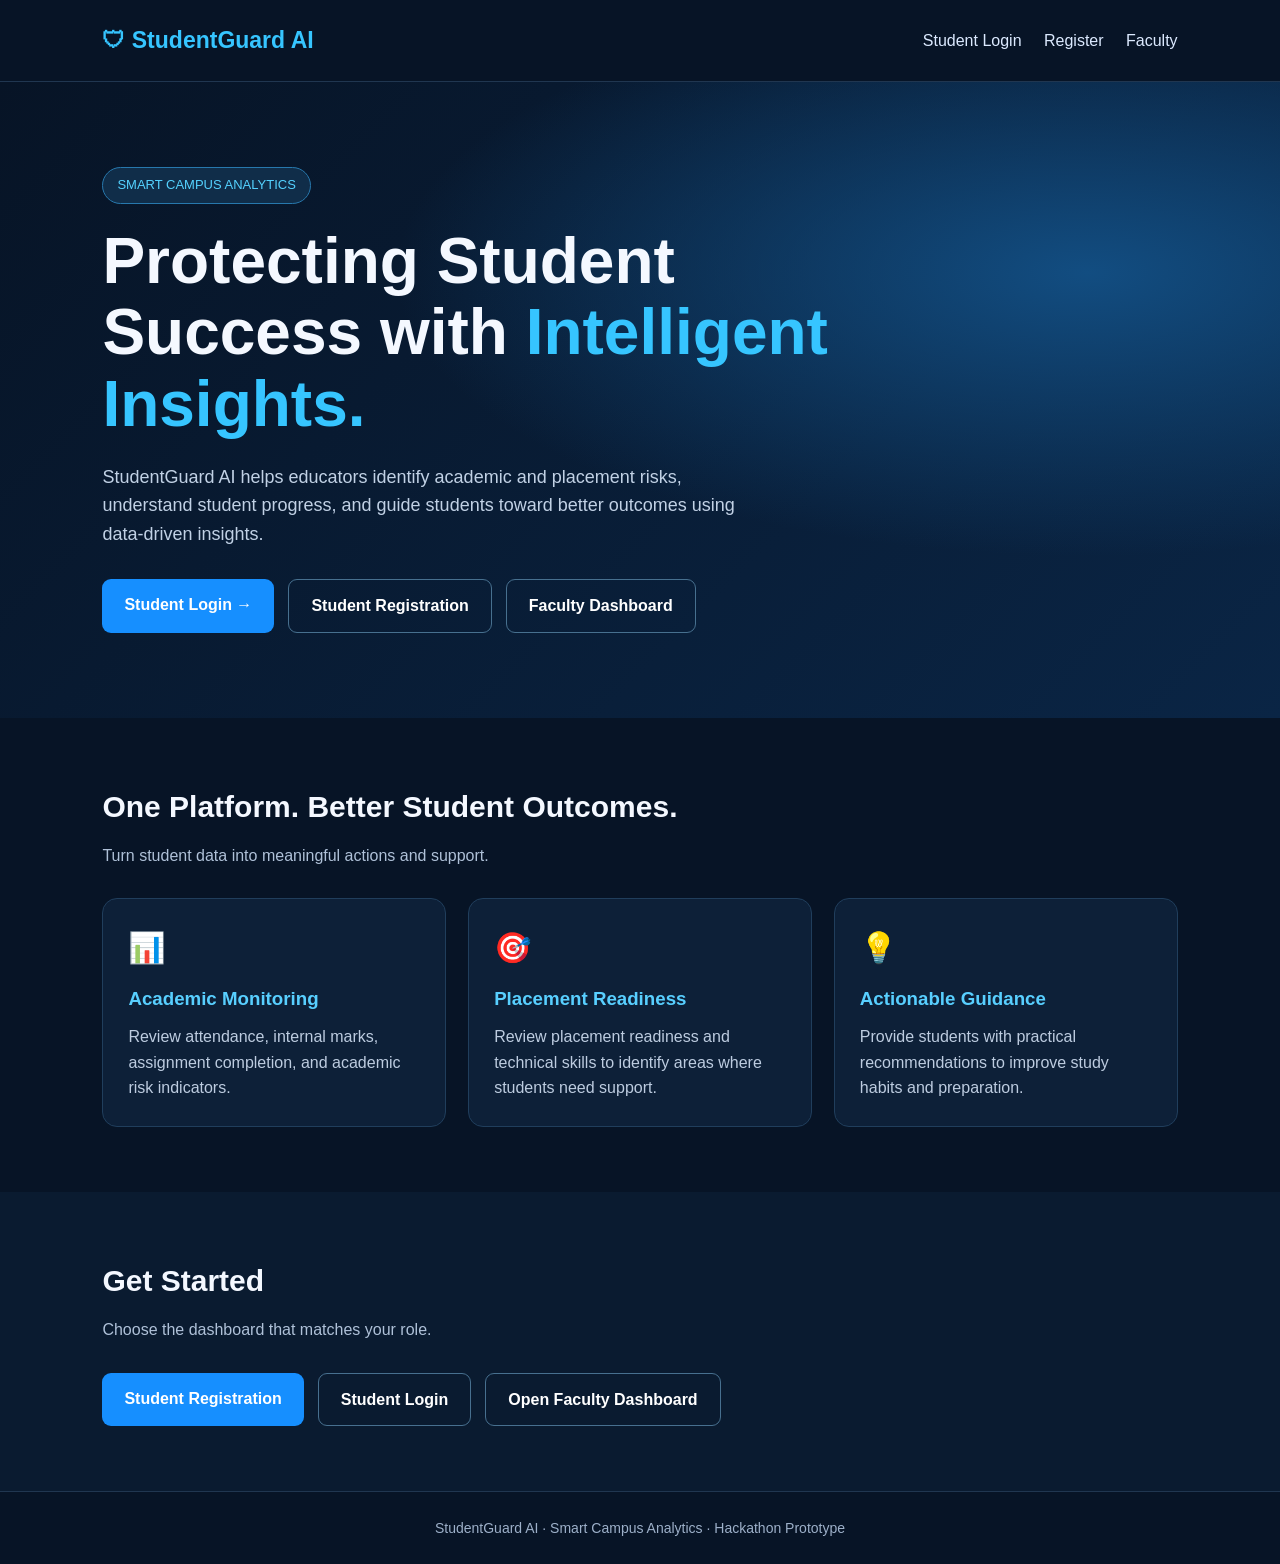
<file: frontend/index.html>
<!DOCTYPE html>
<html lang="en">
<head>
    <meta charset="UTF-8">
    <meta name="viewport" content="width=device-width, initial-scale=1.0">
    <title>StudentGuard AI | Smart Campus Analytics</title>

    <style>
        * {
            box-sizing: border-box;
            margin: 0;
            padding: 0;
        }

        body {
            font-family: Arial, sans-serif;
            color: #f4f8ff;
            background: #071426;
            line-height: 1.6;
        }

        nav {
            display: flex;
            justify-content: space-between;
            align-items: center;
            gap: 16px;
            padding: 22px 8%;
            border-bottom: 1px solid #203650;
        }

        .logo {
            font-size: 23px;
            font-weight: bold;
            color: #36c5ff;
        }

        nav a {
            color: #dceaff;
            text-decoration: none;
            margin-left: 18px;
        }

        .hero {
            min-height: 500px;
            padding: 85px 8%;
            display: flex;
            align-items: center;
            background:
                radial-gradient(ellipse at 85% 30%, #124d81 0%, transparent 45%),
                linear-gradient(135deg, #071426, #0a2545);
        }

        .hero-content {
            max-width: 760px;
        }

        .tag {
            display: inline-block;
            color: #54d2ff;
            border: 1px solid #2778ad;
            background: #102d49;
            padding: 7px 14px;
            border-radius: 30px;
            font-size: 13px;
            margin-bottom: 22px;
        }

        h1 {
            font-size: clamp(38px, 6vw, 64px);
            line-height: 1.12;
            margin-bottom: 22px;
        }

        h1 span {
            color: #36c5ff;
        }

        .hero p {
            max-width: 650px;
            color: #c1d1e5;
            font-size: 18px;
            margin-bottom: 30px;
        }

        .actions {
            display: flex;
            gap: 14px;
            flex-wrap: wrap;
        }

        .btn {
            display: inline-block;
            padding: 13px 22px;
            border-radius: 9px;
            text-decoration: none;
            font-weight: bold;
            transition: 0.2s;
        }

        .primary {
            background: #168fff;
            color: white;
        }

        .secondary {
            color: white;
            border: 1px solid #47708f;
        }

        .btn:hover {
            transform: translateY(-2px);
            opacity: 0.88;
        }

        .section {
            padding: 65px 8%;
        }

        .section h2 {
            font-size: 30px;
            margin-bottom: 12px;
        }

        .section-intro {
            color: #afc1d8;
            margin-bottom: 30px;
        }

        .features {
            display: grid;
            grid-template-columns: repeat(3, minmax(0, 1fr));
            gap: 22px;
        }

        .card {
            padding: 25px;
            background: #0d2038;
            border: 1px solid #203e5c;
            border-radius: 15px;
        }

        .card .icon {
            font-size: 30px;
            margin-bottom: 12px;
        }

        .card h3 {
            color: #58cfff;
            margin-bottom: 10px;
        }

        .card p {
            color: #bdcce0;
        }

        .access {
            background: #0a1b30;
        }

        footer {
            padding: 25px 8%;
            text-align: center;
            color: #9db0c9;
            border-top: 1px solid #203650;
            font-size: 14px;
        }

        @media (max-width: 750px) {
            nav {
                align-items: flex-start;
                flex-direction: column;
            }

            nav a {
                margin: 0 14px 0 0;
            }

            .hero {
                padding-top: 60px;
                padding-bottom: 60px;
            }

            .features {
                grid-template-columns: 1fr;
            }
        }
    </style>
</head>

<body>

    <nav>
        <div class="logo">🛡 StudentGuard AI</div>
        <div>
            <a href="student-login.html">Student Login</a>
            <a href="student-register.html">Register</a>
            <a href="faculty-dashboard.html">Faculty</a>
        </div>
    </nav>

    <main>
        <section class="hero">
            <div class="hero-content">
                <div class="tag">SMART CAMPUS ANALYTICS</div>

                <h1>
                    Protecting Student Success with
                    <span>Intelligent Insights.</span>
                </h1>

                <p>
                    StudentGuard AI helps educators identify academic
                    and placement risks, understand student progress,
                    and guide students toward better outcomes using
                    data-driven insights.
                </p>

                <div class="actions">
                    <a class="btn primary" href="student-login.html">
                        Student Login →
                    </a>

                    <a class="btn secondary" href="student-register.html">
                        Student Registration
                    </a>

                    <a class="btn secondary" href="faculty-dashboard.html">
                        Faculty Dashboard
                    </a>
                </div>
            </div>
        </section>

        <section class="section">
            <h2>One Platform. Better Student Outcomes.</h2>
            <p class="section-intro">
                Turn student data into meaningful actions and support.
            </p>

            <div class="features">
                <article class="card">
                    <div class="icon">📊</div>
                    <h3>Academic Monitoring</h3>
                    <p>
                        Review attendance, internal marks, assignment
                        completion, and academic risk indicators.
                    </p>
                </article>

                <article class="card">
                    <div class="icon">🎯</div>
                    <h3>Placement Readiness</h3>
                    <p>
                        Review placement readiness and technical skills
                        to identify areas where students need support.
                    </p>
                </article>

                <article class="card">
                    <div class="icon">💡</div>
                    <h3>Actionable Guidance</h3>
                    <p>
                        Provide students with practical recommendations
                        to improve study habits and preparation.
                    </p>
                </article>
            </div>
        </section>

        <section class="section access">
            <h2>Get Started</h2>
            <p class="section-intro">
                Choose the dashboard that matches your role.
            </p>

            <div class="actions">
                <a class="btn primary" href="student-register.html">
                    Student Registration
                </a>

                <a class="btn secondary" href="student-login.html">
                    Student Login
                </a>

                <a class="btn secondary" href="faculty-dashboard.html">
                    Open Faculty Dashboard
                </a>
            </div>
        </section>
    </main>

    <footer>
        StudentGuard AI · Smart Campus Analytics · Hackathon Prototype
    </footer>

</body>
</html>
</file>
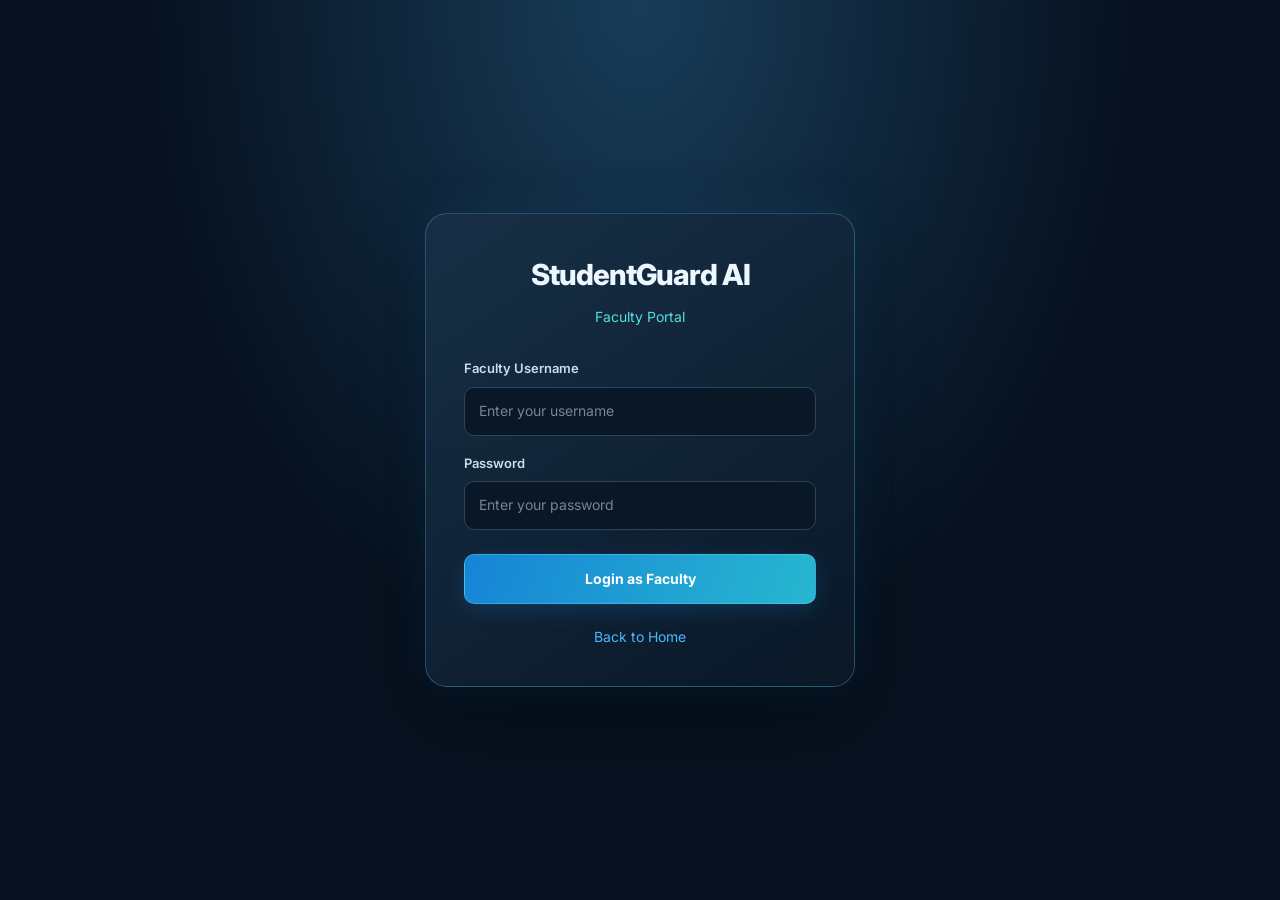
<file: frontend/faculty-login.html>
<!DOCTYPE html>
<html lang="en">
<head>
    <meta charset="UTF-8">
    <meta name="viewport" content="width=device-width, initial-scale=1.0">
    <title>Faculty Login | StudentGuard AI</title>
    <link rel="stylesheet" href="style.css">
</head>
<body>
    <div class="login-container">
        <div class="login-card">
            <h1>StudentGuard AI</h1>
            <p class="subtitle">Faculty Portal</p>

            <form id="facultyLoginForm">
                <label for="username">Faculty Username</label>
                <input type="text" id="username"
                       placeholder="Enter your username" required>

                <label for="password">Password</label>
                <input type="password" id="password"
                       placeholder="Enter your password" required>

                <button type="submit">Login as Faculty</button>
                <p id="loginMessage" role="status"></p>
            </form>

            <a href="index.html">Back to Home</a>
        </div>
    </div>

    <script>
        document.getElementById("facultyLoginForm")
            .addEventListener("submit", function(event) {
                event.preventDefault();

                const username =
                    document.getElementById("username").value.trim();
                const password =
                    document.getElementById("password").value;
                const message =
                    document.getElementById("loginMessage");

                if (username === "faculty" &&
                    password === "demo123") {
                    window.location.href = "faculty-dashboard.html";
                } else {
                    message.textContent =
                        "Invalid username or password.";
                }
            });
    </script>
</body>
</html>
</file>
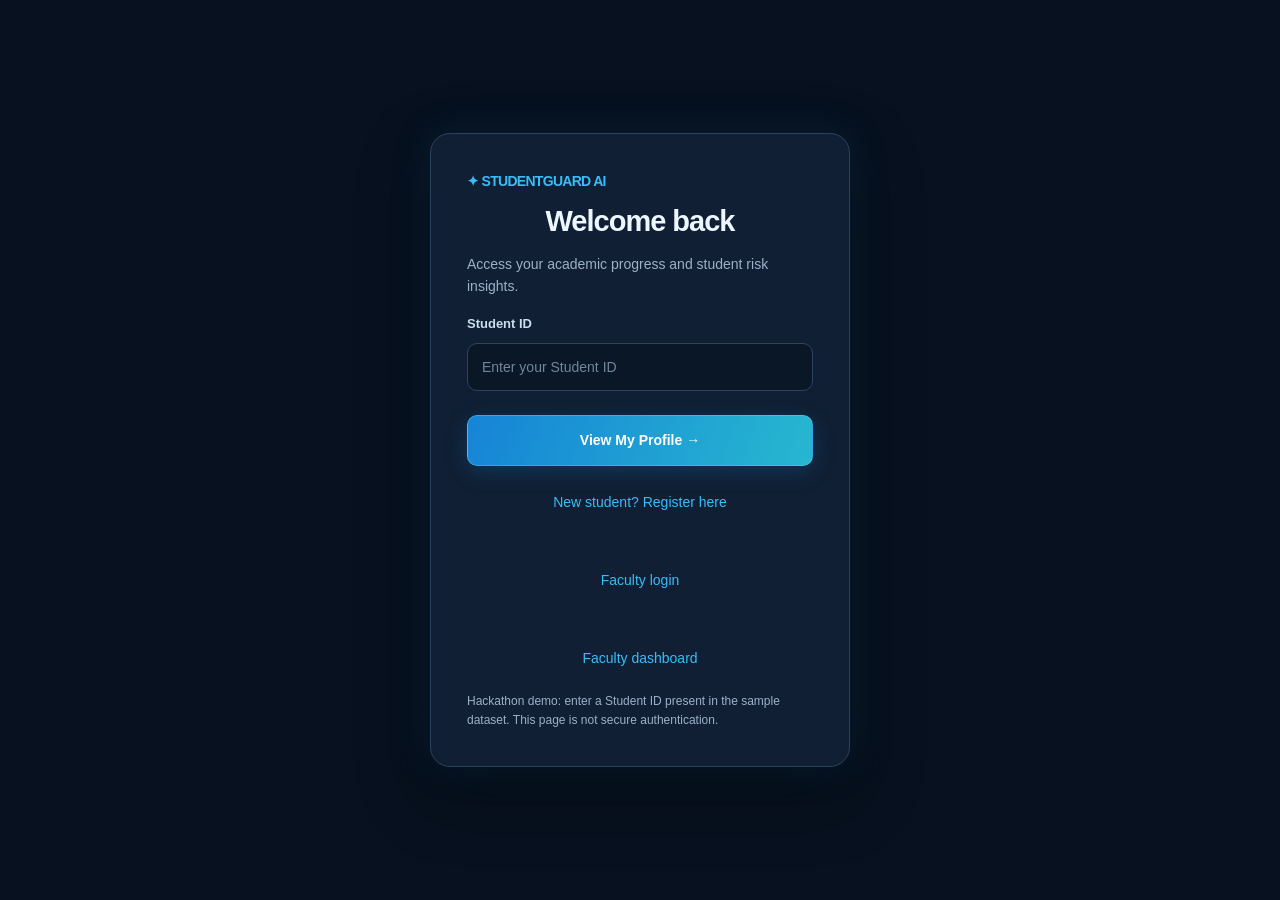
<file: frontend/student-login.html>
<!DOCTYPE html>
<html lang="en">
<head>
    <meta charset="UTF-8">
    <meta name="viewport" content="width=device-width, initial-scale=1.0">
    <title>Student Login | StudentGuard AI</title>
    <link rel="stylesheet" href="style.css">
    <style>
        body {
            min-height: 100vh;
            display: grid;
            place-items: center;
            padding: 24px;
            background: #07111f;
            color: #eaf4ff;
            font-family: Arial, sans-serif;
        }
        .login-card {
            width: 100%;
            max-width: 420px;
            padding: 36px;
            background: #101f33;
            border: 1px solid #29425e;
            border-radius: 20px;
            box-sizing: border-box;
        }
        .brand { color: #38bdf8; font-size: 14px; font-weight: bold; }
        h1 { margin-bottom: 8px; }
        .muted { color: #9db0c8; line-height: 1.6; }
        label { display: block; margin: 22px 0 8px; }
        input {
            width: 100%;
            box-sizing: border-box;
            padding: 13px;
            border: 1px solid #38516e;
            border-radius: 9px;
            background: #091729;
            color: white;
        }
        button {
            width: 100%;
            margin-top: 22px;
            padding: 14px;
            border: 0;
            border-radius: 9px;
            background: #38bdf8;
            color: #07111f;
            font-weight: bold;
            cursor: pointer;
        }
        a { color: #38bdf8; }
        .message { color: #fbbf24; font-size: 14px; }
        .links { margin-top: 22px; font-size: 14px; line-height: 2; }
    </style>
</head>
<body>
    <main class="login-card">
        <div class="brand">✦ STUDENTGUARD AI</div>
        <h1>Welcome back</h1>
        <p class="muted">Access your academic progress and student risk insights.</p>

        <form id="loginForm">
            <label for="studentId">Student ID</label>
            <input id="studentId" name="studentId"
                   placeholder="Enter your Student ID"
                   required autocomplete="username">

            <button type="submit">View My Profile →</button>
            <p id="message" class="message" role="status"></p>
        </form>

        <div class="links">
            <a href="student-register.html">New student? Register here</a><br>
            <a href="faculty-login.html">Faculty login</a><br>
            <a href="faculty-dashboard.html">Faculty dashboard</a>
        </div>
        <p class="muted" style="font-size:12px;margin-top:20px">
            Hackathon demo: enter a Student ID present in the sample dataset.
            This page is not secure authentication.
        </p>
    </main>

    
<script>
const form = document.getElementById("loginForm");
const message = document.getElementById("message");

form.addEventListener("submit", async function(event) {
    event.preventDefault();

    const id = document.getElementById("studentId").value.trim();
    message.textContent = "Checking student record...";

    try {
        const response = await fetch(
            "https://studentguardai.onrender.com/api/students/" +
            encodeURIComponent(id)
        );

        if (!response.ok) {
            message.textContent =
                "Student ID not found. Please check your dataset.";
            return;
        }

        sessionStorage.setItem("demoStudentId", id);
        window.location.href = "student-profile.html";

    } catch (error) {
        message.textContent =
            "Cannot connect to backend. Check that FastAPI is running.";
        console.error(error);
    }
});
</script>
</body>
</html>
</file>
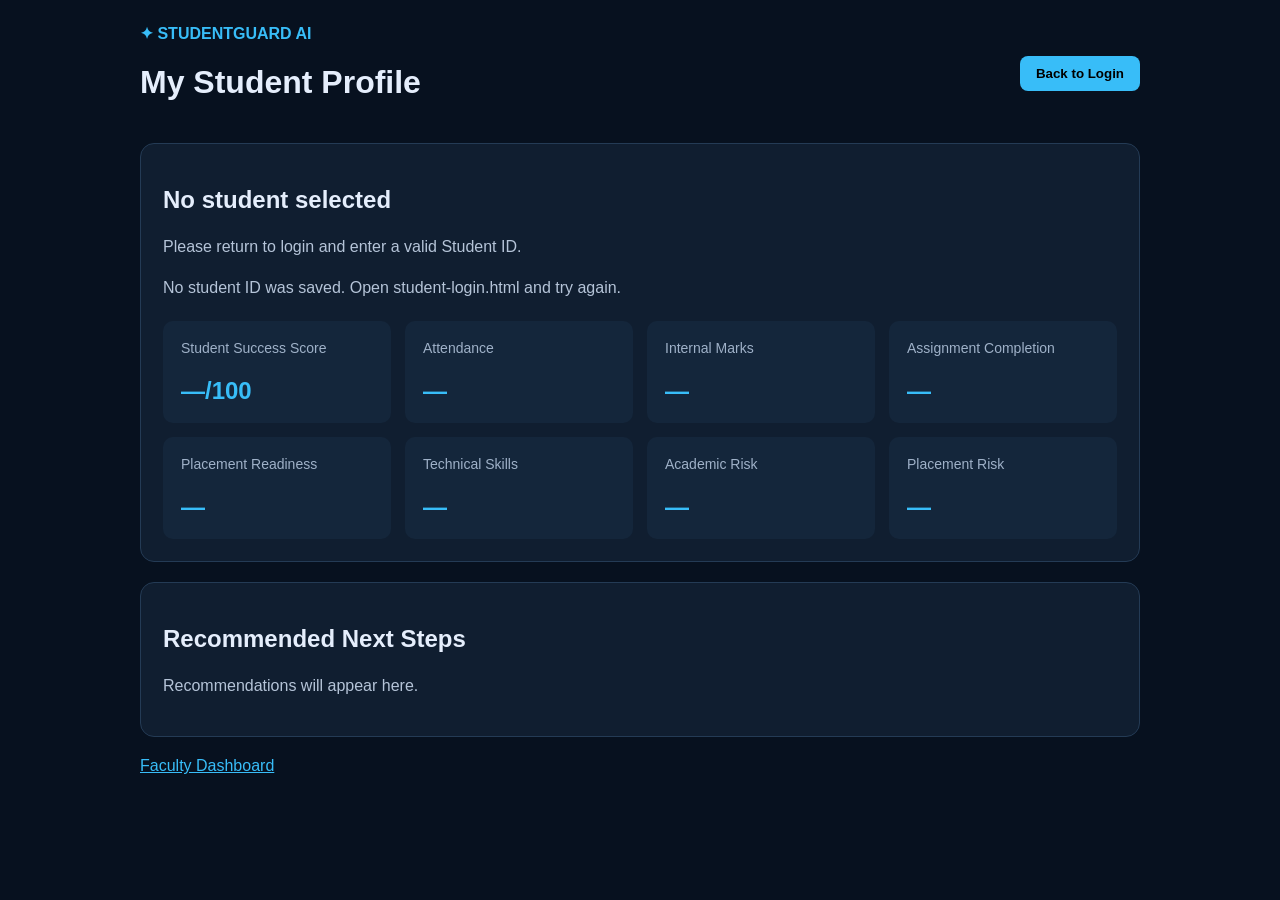
<file: frontend/student-profile.html>
<!DOCTYPE html>
<html lang="en">
<head>
    <meta charset="UTF-8">
    <meta name="viewport" content="width=device-width, initial-scale=1.0">
    <title>My Profile | StudentGuard AI</title>
    <style>
        * { box-sizing: border-box; }
        body {
            margin: 0; padding: 24px; font-family: Arial, sans-serif;
            background: #07111f; color: #e5eefc;
        }
        main { max-width: 1000px; margin: auto; }
        header {
            display: flex; justify-content: space-between;
            align-items: center; flex-wrap: wrap; gap: 12px;
        }
        .brand { color: #38bdf8; font-weight: bold; }
        a { color: #38bdf8; }
        .panel {
            background: #101e30; border: 1px solid #243b55;
            border-radius: 14px; padding: 22px; margin-top: 20px;
        }
        .grid {
            display: grid; grid-template-columns: repeat(auto-fit, minmax(190px, 1fr));
            gap: 14px; margin-top: 20px;
        }
        .metric {
            background: #14263b; padding: 18px; border-radius: 10px;
        }
        .metric span { color: #9fb1c8; font-size: 14px; }
        .metric h2 { margin-bottom: 0; color: #38bdf8; }
        p { color: #b5c4d8; line-height: 1.6; }
        button {
            padding: 10px 16px; border: 0; border-radius: 8px;
            background: #38bdf8; font-weight: bold; cursor: pointer;
        }
        #message { overflow-wrap: anywhere; }
    </style>
</head>
<body>
<main>
    <header>
        <div>
            <div class="brand">✦ STUDENTGUARD AI</div>
            <h1>My Student Profile</h1>
        </div>
        <button id="logoutButton">Back to Login</button>
    </header>

    <section class="panel">
        <h2 id="studentName">Loading student...</h2>
        <p id="studentInfo">Fetching your student record.</p>
        <p id="message" role="status"></p>

        <div class="grid">
            
            <div class="metric">
                <span>Student Success Score</span>
                <h2 id="successScore">—/100</h2>
            </div>
            <div class="metric">
                <span>Attendance</span>
                <h2 id="attendance">—</h2>
            </div>
            <div class="metric">
                <span>Internal Marks</span>
                <h2 id="marks">—</h2>
            </div>
            <div class="metric">
                <span>Assignment Completion</span>
                <h2 id="assignments">—</h2>
            </div>
            <div class="metric">
                <span>Placement Readiness</span>
                <h2 id="readiness">—</h2>
            </div>
            <div class="metric">
                <span>Technical Skills</span>
                <h2 id="skills">—</h2>
            </div>
            <div class="metric">
                <span>Academic Risk</span>
                <h2 id="academicRisk">—</h2>
            </div>
            <div class="metric">
                <span>Placement Risk</span>
                <h2 id="placementRisk">—</h2>
            </div>
        </div>
    </section>

    <section class="panel">
        <h2>Recommended Next Steps</h2>
        <p id="recommendation">Recommendations will appear here.</p>
    </section>

    <p><a href="faculty-dashboard.html">Faculty Dashboard</a></p>
</main>

<script>
    const studentId = sessionStorage.getItem("demoStudentId");
    const message = document.getElementById("message");

    document.getElementById("logoutButton").addEventListener("click", () => {
        sessionStorage.removeItem("demoStudentId");
        window.location.href = "student-login.html";
    });

    async function loadProfile() {
        
        if (!studentId) {
            document.getElementById("studentName").textContent =
            "No student selected";
            document.getElementById("studentInfo").textContent =
            "Please return to login and enter a valid Student ID.";
            message.textContent =
            "No student ID was saved. Open student-login.html and try again.";
            return;
        }

        try {
            const response = await fetch(
                "https://studentguardai.onrender.com/api/students/" +
                encodeURIComponent(studentId)
            );

            if (!response.ok) {
                message.textContent = "Student record not found. Please log in again.";
                return;
            }

            const s = await response.json();
            const value = (key) => s[key] ?? "N/A";

            document.getElementById("studentName").textContent =
                value("student_name");
            document.getElementById("studentInfo").textContent =
                "ID: " + value("student_id") + " | Department: " +
                value("department") + " | Semester: " + value("semester");

            document.getElementById("attendance").textContent =
                value("attendance_percentage") + "%";
            document.getElementById("marks").textContent =
                value("internal_marks");
            document.getElementById("assignments").textContent =
                value("assignment_completion") + "%";
            document.getElementById("readiness").textContent =
                value("placement_readiness_score") + "/100";
            document.getElementById("skills").textContent =
                value("technical_skills_score") + "/100";
            document.getElementById("successScore").textContent =
                value("student_success_score") + "/100";
            document.getElementById("academicRisk").textContent =
                value("academic_risk");
            document.getElementById("placementRisk").textContent =
                value("placement_risk");

                
                const academicRisk = String(s.academic_risk || "").trim().toLowerCase();
                const placementRisk = String(s.placement_risk || "").trim().toLowerCase();

                const attendance = Number(s.attendance_percentage) || 0;
                const marks = Number(s.internal_marks) || 0;
                const assignments = Number(s.assignment_completion) || 0;
                const readiness = Number(s.placement_readiness_score) || 0;
                const skills = Number(s.technical_skills_score) || 0;

                const tips = [];

                if (academicRisk === "high" || attendance < 75 || marks < 40) {
                    tips.push(
                        "HIGH PRIORITY: Meet your faculty advisor and create a weekly academic improvement plan."
                    );
                }

                if (attendance < 75) {
                    tips.push(
                        "ATTENDANCE: Attend classes regularly and aim to meet your institution's attendance requirement."
                    );
                }

                if (marks < 50) {
                    tips.push(
                        "ACADEMICS: Spend 30 minutes daily revising difficult subjects and solving practice questions."
                    );
                }

                if (assignments < 75) {
                    tips.push(
                        "ASSIGNMENTS: List pending assignments, complete the most urgent ones first, and submit them before deadlines."
                    );
                }

                if (readiness < 60 || placementRisk === "high") {
                    tips.push(
                        "PLACEMENT: Practise aptitude questions, prepare your resume, and complete mock interviews every week."
                    );
                }

                if (skills < 60) {
                    tips.push(
                        "TECHNICAL SKILLS: Choose one relevant technical skill and build a small practical project to strengthen it."
                    );
                }

                if (tips.length === 0) {
                    tips.push(
                        "GOOD PROGRESS: Keep attending classes, submit assignments on time, and continue developing your technical and placement skills."
                    );
                }

                document.getElementById("recommendation").textContent = tips.join(" ");
                

        } catch (error) {
            message.textContent =
                "Could not connect to the backend. Check that FastAPI is running.";
        }
    }

    loadProfile();
</script>
</body>
</html>
</file>
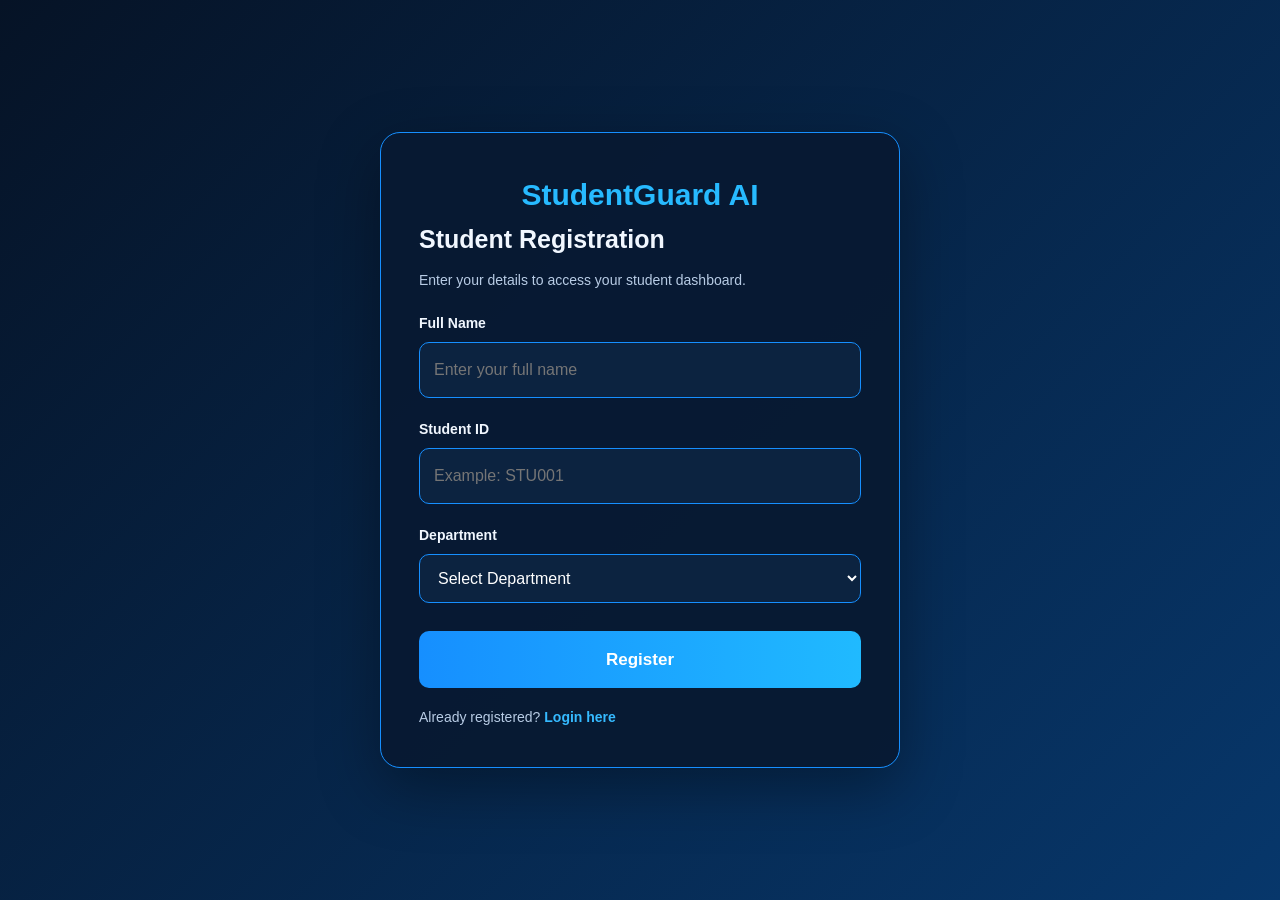
<file: frontend/student-register.html>
<!DOCTYPE html>
<html lang="en">
<head>
    <meta charset="UTF-8">
    <meta name="viewport" content="width=device-width, initial-scale=1.0">
    <title>StudentGuard AI - Student Registration</title>
    <link rel="stylesheet" href="style.css">
    
    <style>
        * {
            box-sizing: border-box;
        }

        body {
            margin: 0;
            min-height: 100vh;
            font-family: Arial, sans-serif;
            color: #f1f7ff;
            background: linear-gradient(135deg, #061326, #07376b);
            display: flex;
            align-items: center;
            justify-content: center;
            padding: 30px 16px;
        }

        .container {
            width: 100%;
            max-width: 520px;
            padding: 38px;
            background: rgba(8, 25, 50, 0.96);
            border: 1px solid #168fff;
            border-radius: 20px;
            box-shadow: 0 20px 60px rgba(0, 0, 0, 0.35);
        }

        h1 {
            color: #27baff;
            text-align: center;
            margin-top: 0;
            font-size: 30px;
        }

        h2 {
            font-size: 25px;
            margin-bottom: 10px;
        }

        .container > p {
            color: #b8cce5;
            line-height: 1.6;
        }

        label {
            display: block;
            margin: 20px 0 8px;
            font-weight: bold;
        }

        input, select {
            width: 100%;
            padding: 14px;
            border: 1px solid #168fff;
            border-radius: 10px;
            background: #0c2340;
            color: white;
            font-size: 16px;
            outline: none;
        }

        input:focus, select:focus {
            border-color: #35c4ff;
            box-shadow: 0 0 0 3px rgba(53, 196, 255, 0.15);
        }

        select option {
            background: #0c2340;
            color: white;
        }

        button {
            width: 100%;
            margin-top: 28px;
            padding: 15px;
            border: none;
            border-radius: 10px;
            background: linear-gradient(90deg, #168fff, #20baff);
            color: white;
            font-size: 17px;
            font-weight: bold;
            cursor: pointer;
            transition: transform 0.2s, opacity 0.2s;
        }

        button:hover {
            transform: translateY(-2px);
            opacity: 0.9;
        }

        #message {
            margin-top: 18px;
            overflow-wrap: anywhere;
        }

        a {
            color: #35baff;
            text-decoration: none;
            font-weight: bold;
        }

        a:hover {
            text-decoration: underline;
        }

        @media (max-width: 480px) {
            .container {
                padding: 24px 20px;
            }
        }
    </style>


</head>
<body>

    <div class="container">
        <h1>StudentGuard AI</h1>
        <h2>Student Registration</h2>
        <p>Enter your details to access your student dashboard.</p>

        <form id="registerForm">
            <label for="studentName">Full Name</label>
            <input
                type="text"
                id="studentName"
                placeholder="Enter your full name"
                required
            >

            <label for="studentId">Student ID</label>
            <input
                type="text"
                id="studentId"
                placeholder="Example: STU001"
                required
            >

            <label for="department">Department</label>
            <select id="department" required>
                <option value="">Select Department</option>
                <option value="CSE">CSE</option>
                <option value="ECE">ECE</option>
                <option value="EEE">EEE</option>
                <option value="IT">IT</option>
                <option value="Mechanical">Mechanical</option>
                <option value="Civil">Civil</option>
            </select>

            <button type="submit">Register</button>
        </form>

        <p id="message"></p>

        <p>
            Already registered?
            <a href="student-login.html">Login here</a>
        </p>
    </div>

    <script>
        const form = document.getElementById("registerForm");
        const message = document.getElementById("message");

        form.addEventListener("submit", async function(event) {
            event.preventDefault();

            const name = document.getElementById("studentName")
                .value.trim();
            const id = document.getElementById("studentId")
                .value.trim();
            const department = document.getElementById("department")
                .value;

            message.textContent = "Checking student details...";

            try {
                const response = await fetch(
                    "https://studentguardai.onrender.com/api/students/" +
                    encodeURIComponent(id)
                );

                if (!response.ok) {
                    message.textContent =
                        "Student ID not found. Please check your details.";
                    return;
                }

                const student = await response.json();

                if (
                    (student.student_name || "").trim().toLowerCase()
                    !== name.toLowerCase()
                ) {
                    message.textContent =
                        "Name does not match the student record.";
                    return;
                }

                if (
                    (student.department || "").trim().toLowerCase()
                    !== department.toLowerCase()
                ) {
                    message.textContent =
                        "Department does not match the student record.";
                    return;
                }

                sessionStorage.setItem("demoStudentId", id);

                message.textContent =
                    "Registration successful! Opening your profile...";

                window.location.href = "student-profile.html";

            } catch (error) {
                message.textContent =
                    "Cannot connect to the backend. Please start FastAPI.";
                console.error(error);
            }
        });
    </script>

</body>
</html>
</file>
<file: frontend/style.css>
@import url('https://fonts.googleapis.com/css2?family=Inter:wght@400;500;600;700;800&display=swap');

:root {
    --bg: #07111f;
    --panel: #101f32;
    --panel-light: #172b40;
    --border: rgba(135, 190, 220, 0.20);
    --text: #edf7ff;
    --muted: #91a8bc;
    --blue: #46b9ff;
    --cyan: #51e0dc;
    --green: #52dfaa;
    --yellow: #ffcc66;
    --red: #ff6f85;
    --radius: 15px;
    --shadow: 0 12px 35px rgba(0, 0, 0, 0.25);
}

* {
    box-sizing: border-box;
    margin: 0;
    padding: 0;
}

html {
    scroll-behavior: smooth;
}

body {
    min-height: 100vh;
    font-family: 'Inter', Arial, sans-serif;
    color: var(--text);
    background:
        radial-gradient(ellipse at 15% 0%, #173651 0%, transparent 40%),
        radial-gradient(ellipse at 90% 30%, #102e42 0%, transparent 35%),
        var(--bg);
    font-size: 14px;
    line-height: 1.6;
}

button,
input,
select,
textarea {
    font: inherit;
}

button,
a {
    -webkit-tap-highlight-color: transparent;
}

a {
    color: var(--blue);
    text-decoration: none;
    transition: color 0.2s ease;
}

a:hover {
    color: var(--cyan);
}

button {
    cursor: pointer;
}

/* ==========================================
   LOGIN PAGES
========================================== */

.login-container {
    min-height: 100vh;
    display: flex;
    align-items: center;
    justify-content: center;
    padding: 24px;
    background:
        radial-gradient(ellipse at top, #183d59 0%, transparent 55%),
        var(--bg);
}

.login-card {
    width: 100%;
    max-width: 430px;
    padding: 38px;
    border: 1px solid rgba(92, 191, 255, 0.3);
    border-radius: 22px;
    background: linear-gradient(
        145deg,
        rgba(24, 48, 70, 0.96),
        rgba(10, 24, 40, 0.98)
    );
    box-shadow:
        0 0 45px rgba(41, 156, 235, 0.10),
        0 25px 70px rgba(0, 0, 0, 0.35);
}

.login-card h1 {
    color: var(--text);
    text-align: center;
    font-size: 29px;
    font-weight: 800;
    letter-spacing: -1px;
}

.login-card .subtitle {
    text-align: center;
    color: var(--cyan);
    margin: 8px 0 30px;
    font-size: 14px;
}

.login-card label {
    display: block;
    margin: 17px 0 8px;
    color: #c9deef;
    font-size: 13px;
    font-weight: 600;
}

.login-card input,
.login-card select {
    width: 100%;
    min-height: 46px;
    padding: 12px 14px;
    color: var(--text);
    background: #091726;
    border: 1px solid #29465e;
    border-radius: 10px;
    outline: none;
    transition: 0.2s ease;
}

.login-card input:focus,
.login-card select:focus {
    border-color: var(--blue);
    box-shadow: 0 0 0 3px rgba(70, 185, 255, 0.12);
}

.login-card input::placeholder {
    color: #71879a;
}

.login-card button,
.btn-primary {
    width: 100%;
    margin-top: 24px;
    padding: 13px 18px;
    border: 1px solid rgba(120, 218, 255, 0.35);
    border-radius: 10px;
    background: linear-gradient(110deg, #1684d6, #27b7d0);
    color: white;
    font-weight: 700;
    box-shadow: 0 6px 22px rgba(22, 132, 214, 0.22);
    transition: transform 0.2s, filter 0.2s;
}

.login-card button:hover,
.btn-primary:hover {
    filter: brightness(1.12);
    transform: translateY(-2px);
}

.login-card a {
    display: block;
    text-align: center;
    margin-top: 22px;
}

#loginMessage {
    margin-top: 14px;
    text-align: center;
    color: var(--yellow);
}

/* ==========================================
   DASHBOARD LAYOUT
========================================== */

.dashboard {
    width: min(1600px, 100%);
    margin: auto;
    padding: 24px;
}

.dashboard-layout {
    display: grid;
    grid-template-columns: 245px minmax(0, 1fr);
    gap: 22px;
}

.sidebar {
    align-self: start;
    position: sticky;
    top: 20px;
    min-height: calc(100vh - 40px);
    padding: 23px 16px;
    border: 1px solid var(--border);
    border-radius: var(--radius);
    background: rgba(12, 28, 45, 0.92);
    box-shadow: var(--shadow);
}

.logo,
.brand {
    color: var(--text);
    font-size: 21px;
    font-weight: 800;
    letter-spacing: -0.7px;
    margin-bottom: 6px;
}

.logo span,
.brand span {
    color: var(--cyan);
}

.sidebar-subtitle {
    color: var(--muted);
    font-size: 11px;
    margin-bottom: 30px;
}

.sidebar nav {
    display: flex;
    flex-direction: column;
    gap: 7px;
}

.sidebar nav a,
.sidebar .nav-link {
    display: flex;
    align-items: center;
    gap: 12px;
    padding: 12px 14px;
    color: #a8bed0;
    border: 1px solid transparent;
    border-radius: 9px;
    transition: 0.2s ease;
}

.sidebar nav a:hover,
.sidebar nav a.active,
.sidebar .nav-link.active {
    color: #e9f8ff;
    border-color: rgba(70, 185, 255, 0.24);
    background: linear-gradient(
        90deg,
        rgba(37, 144, 214, 0.22),
        rgba(37, 144, 214, 0.04)
    );
}

.sidebar nav a.active {
    box-shadow: inset 3px 0 var(--blue);
}

.main-content {
    min-width: 0;
}

.topbar {
    display: flex;
    justify-content: space-between;
    align-items: center;
    flex-wrap: wrap;
    gap: 16px;
    margin-bottom: 26px;
}

.page-title {
    color: var(--text);
    font-size: clamp(22px, 3vw, 30px);
    font-weight: 800;
    letter-spacing: -0.8px;
}

.page-subtitle {
    color: var(--muted);
    margin-top: 5px;
    font-size: 13px;
}

.profile-chip {
    display: flex;
    align-items: center;
    gap: 10px;
    padding: 9px 14px;
    border: 1px solid var(--border);
    border-radius: 30px;
    background: rgba(18, 41, 61, 0.85);
}

.avatar {
    width: 38px;
    height: 38px;
    display: grid;
    place-items: center;
    border-radius: 50%;
    color: #07111f;
    font-weight: 800;
    background: linear-gradient(135deg, var(--blue), var(--cyan));
}

/* ==========================================
   PANELS AND SECTION HEADINGS
========================================== */

.section-title {
    font-size: 16px;
    font-weight: 700;
    margin-bottom: 15px;
    color: #e5f4ff;
}

.section-label {
    color: var(--cyan);
    font-size: 11px;
    font-weight: 700;
    text-transform: uppercase;
    letter-spacing: 1.4px;
    margin-bottom: 8px;
}

.card,
.panel,
.chart-card,
.stat-card,
.metric-card {
    min-width: 0;
    padding: 20px;
    border: 1px solid var(--border);
    border-radius: var(--radius);
    background: linear-gradient(
        145deg,
        rgba(22, 43, 63, 0.97),
        rgba(12, 27, 43, 0.97)
    );
    box-shadow: var(--shadow);
    transition: border-color 0.2s ease, transform 0.2s ease;
}

.card:hover,
.stat-card:hover,
.metric-card:hover {
    border-color: rgba(70, 185, 255, 0.40);
}

.card + .card {
    margin-top: 18px;
}

/* ==========================================
   KPI / STATISTICS CARDS
========================================== */

.stats-grid,
.metrics-grid {
    display: grid;
    grid-template-columns: repeat(4, minmax(0, 1fr));
    gap: 16px;
    margin-bottom: 22px;
}

.stat-card,
.metric-card {
    position: relative;
    overflow: hidden;
}

.stat-card::after,
.metric-card::after {
    content: "";
    position: absolute;
    width: 100px;
    height: 100px;
    right: -35px;
    top: -40px;
    border-radius: 50%;
    background: rgba(70, 185, 255, 0.08);
    filter: blur(5px);
}

.stat-label {
    color: var(--muted);
    font-size: 12px;
    font-weight: 500;
}

.stat-value {
    margin: 9px 0 5px;
    font-size: clamp(24px, 2.5vw, 34px);
    line-height: 1.25;
    font-weight: 800;
    letter-spacing: -1px;
    color: var(--text);
}

.stat-description {
    color: var(--muted);
    font-size: 11px;
}

.stat-icon {
    display: inline-grid;
    place-items: center;
    width: 39px;
    height: 39px;
    margin-bottom: 13px;
    border-radius: 11px;
    background: rgba(70, 185, 255, 0.12);
    color: var(--blue);
}

.text-blue { color: var(--blue); }
.text-cyan { color: var(--cyan); }
.text-green { color: var(--green); }
.text-yellow { color: var(--yellow); }
.text-red { color: var(--red); }

/* ==========================================
   DASHBOARD GRIDS AND CHARTS
========================================== */

.dashboard-grid {
    display: grid;
    grid-template-columns: repeat(2, minmax(0, 1fr));
    gap: 20px;
    margin-bottom: 22px;
}

.dashboard-grid.three-columns {
    grid-template-columns: repeat(3, minmax(0, 1fr));
}

.dashboard-grid .wide,
.chart-card.wide {
    grid-column: span 2;
}

.chart-container {
    position: relative;
    width: 100%;
    min-height: 230px;
    height: 270px;
    margin-top: 14px;
}

.chart-container canvas {
    width: 100% !important;
    max-width: 100%;
}

.chart-caption {
    margin-top: 12px;
    color: var(--muted);
    font-size: 12px;
}

/* ==========================================
   RISK BADGES
========================================== */

.status,
.risk-badge,
.badge {
    display: inline-flex;
    align-items: center;
    justify-content: center;
    padding: 5px 10px;
    border: 1px solid transparent;
    border-radius: 7px;
    font-size: 11px;
    font-weight: 700;
    white-space: nowrap;
}

.status.high,
.risk-badge.high,
.badge.high {
    color: #ff9cab;
    background: rgba(255, 86, 111, 0.12);
    border-color: rgba(255, 86, 111, 0.25);
}

.status.medium,
.risk-badge.medium,
.badge.medium {
    color: #ffd78c;
    background: rgba(255, 193, 79, 0.12);
    border-color: rgba(255, 193, 79, 0.25);
}

.status.low,
.risk-badge.low,
.badge.low {
    color: #7ce8ba;
    background: rgba(61, 213, 151, 0.12);
    border-color: rgba(61, 213, 151, 0.25);
}

.risk-panel {
    border: 1px solid rgba(255, 111, 133, 0.28);
    border-radius: var(--radius);
    padding: 20px;
    background: linear-gradient(
        145deg,
        rgba(79, 34, 52, 0.38),
        rgba(18, 29, 45, 0.97)
    );
}

.risk-score {
    font-size: 35px;
    font-weight: 800;
    color: var(--red);
}

.risk-bar {
    margin: 17px 0;
}

.risk-bar-label {
    display: flex;
    justify-content: space-between;
    gap: 10px;
    margin-bottom: 8px;
    color: #c5d7e7;
    font-size: 12px;
}

.bar-track,
.progress-track {
    width: 100%;
    height: 9px;
    overflow: hidden;
    border-radius: 10px;
    background: #263b4e;
}

.bar-fill,
.progress-fill {
    height: 100%;
    border-radius: inherit;
    background: linear-gradient(90deg, #238ee2, #4ee0dc);
    transition: width 0.5s ease;
}

.bar-high { background: linear-gradient(90deg, #ef466b, #ff8b94); }
.bar-medium { background: linear-gradient(90deg, #e6a23b, #ffd46f); }
.bar-low { background: linear-gradient(90deg, #20a879, #6ee7b7); }

/* ==========================================
   STUDENT TABLE
========================================== */

.table-container {
    width: 100%;
    overflow-x: auto;
    border: 1px solid var(--border);
    border-radius: 12px;
}

table {
    width: 100%;
    border-collapse: collapse;
    text-align: left;
    white-space: nowrap;
}

thead {
    background: #172c41;
}

th {
    padding: 14px 16px;
    color: #a9c6dc;
    font-size: 11px;
    font-weight: 700;
    text-transform: uppercase;
    letter-spacing: 0.6px;
}

td {
    padding: 14px 16px;
    color: #d8e7f3;
    border-top: 1px solid rgba(135, 190, 220, 0.10);
    font-size: 12px;
}

tbody tr {
    transition: background 0.2s;
}

tbody tr:hover {
    background: rgba(70, 185, 255, 0.055);
}

/* ==========================================
   SEARCH AND FILTERS
========================================== */

.search-box,
.filter-select,
.form-input {
    width: 100%;
    min-height: 43px;
    padding: 10px 13px;
    color: var(--text);
    border: 1px solid #29465e;
    border-radius: 9px;
    outline: none;
    background: #0b1a29;
}

.search-box {
    max-width: 350px;
}

.search-box:focus,
.filter-select:focus,
.form-input:focus {
    border-color: var(--blue);
    box-shadow: 0 0 0 3px rgba(70, 185, 255, 0.10);
}

.filters-row {
    display: flex;
    align-items: center;
    flex-wrap: wrap;
    gap: 12px;
    margin-bottom: 18px;
}

/* ==========================================
   INTERVENTION / ALERT CARDS
========================================== */

.intervention-list {
    display: grid;
    gap: 12px;
}

.intervention-item,
.alert-card {
    padding: 15px;
    border: 1px solid var(--border);
    border-left: 3px solid var(--blue);
    border-radius: 10px;
    background: rgba(15, 34, 51, 0.85);
}

.intervention-item h4,
.alert-card h4 {
    font-size: 13px;
    margin-bottom: 5px;
}

.intervention-item p,
.alert-card p {
    color: var(--muted);
    font-size: 12px;
}

.alert-card.danger {
    border-left-color: var(--red);
}

.alert-card.warning {
    border-left-color: var(--yellow);
}

.alert-card.success {
    border-left-color: var(--green);
}

/* ==========================================
   GENERAL BUTTONS
========================================== */

.btn,
.btn-secondary,
.btn-danger {
    display: inline-flex;
    align-items: center;
    justify-content: center;
    gap: 8px;
    padding: 10px 16px;
    border: 1px solid var(--border);
    border-radius: 9px;
    font-weight: 600;
    color: var(--text);
    background: var(--panel-light);
    transition: 0.2s ease;
}

.btn:hover,
.btn-secondary:hover {
    border-color: var(--blue);
    background: #1c3a53;
}

.btn-danger {
    color: #ffadba;
    border-color: rgba(255, 111, 133, 0.25);
    background: rgba(255, 111, 133, 0.09);
}

/* ==========================================
   EMPTY STATES / FOOTER
========================================== */

.empty-state {
    padding: 35px 15px;
    text-align: center;
    color: var(--muted);
}

.footer {
    padding: 22px 0;
    text-align: center;
    color: #6f879b;
    font-size: 11px;
}

/* ==========================================
   RESPONSIVE DESIGN
========================================== */

@media (max-width: 1100px) {
    .stats-grid,
    .metrics-grid {
        grid-template-columns: repeat(2, minmax(0, 1fr));
    }

    .dashboard-grid.three-columns {
        grid-template-columns: repeat(2, minmax(0, 1fr));
    }

    .dashboard-layout {
        grid-template-columns: 200px minmax(0, 1fr);
    }
}

@media (max-width: 760px) {
    .dashboard {
        padding: 13px;
    }

    .dashboard-layout {
        grid-template-columns: 1fr;
        gap: 16px;
    }

    .sidebar {
        position: static;
        min-height: auto;
        padding: 14px;
    }

    .sidebar-subtitle {
        margin-bottom: 13px;
    }

    .sidebar nav {
        flex-direction: row;
        flex-wrap: wrap;
        gap: 6px;
    }

    .sidebar nav a,
    .sidebar .nav-link {
        padding: 8px 10px;
        font-size: 12px;
    }

    .topbar {
        align-items: flex-start;
    }

    .dashboard-grid,
    .dashboard-grid.three-columns {
        grid-template-columns: 1fr;
        gap: 14px;
    }

    .dashboard-grid .wide,
    .chart-card.wide {
        grid-column: auto;
    }

    .stats-grid,
    .metrics-grid {
        gap: 11px;
    }

    .stat-card,
    .metric-card,
    .card,
    .panel,
    .chart-card {
        padding: 15px;
    }

    .chart-container {
        height: 230px;
        min-height: 200px;
    }

    .login-card {
        padding: 27px 22px;
    }

    .filters-row {
        align-items: stretch;
        flex-direction: column;
    }

    .search-box {
        max-width: none;
    }
}

@media (max-width: 420px) {
    .stats-grid,
    .metrics-grid {
        grid-template-columns: 1fr;
    }

    .page-title {
        font-size: 23px;
    }

    .profile-chip {
        width: 100%;
    }
}
</file>
